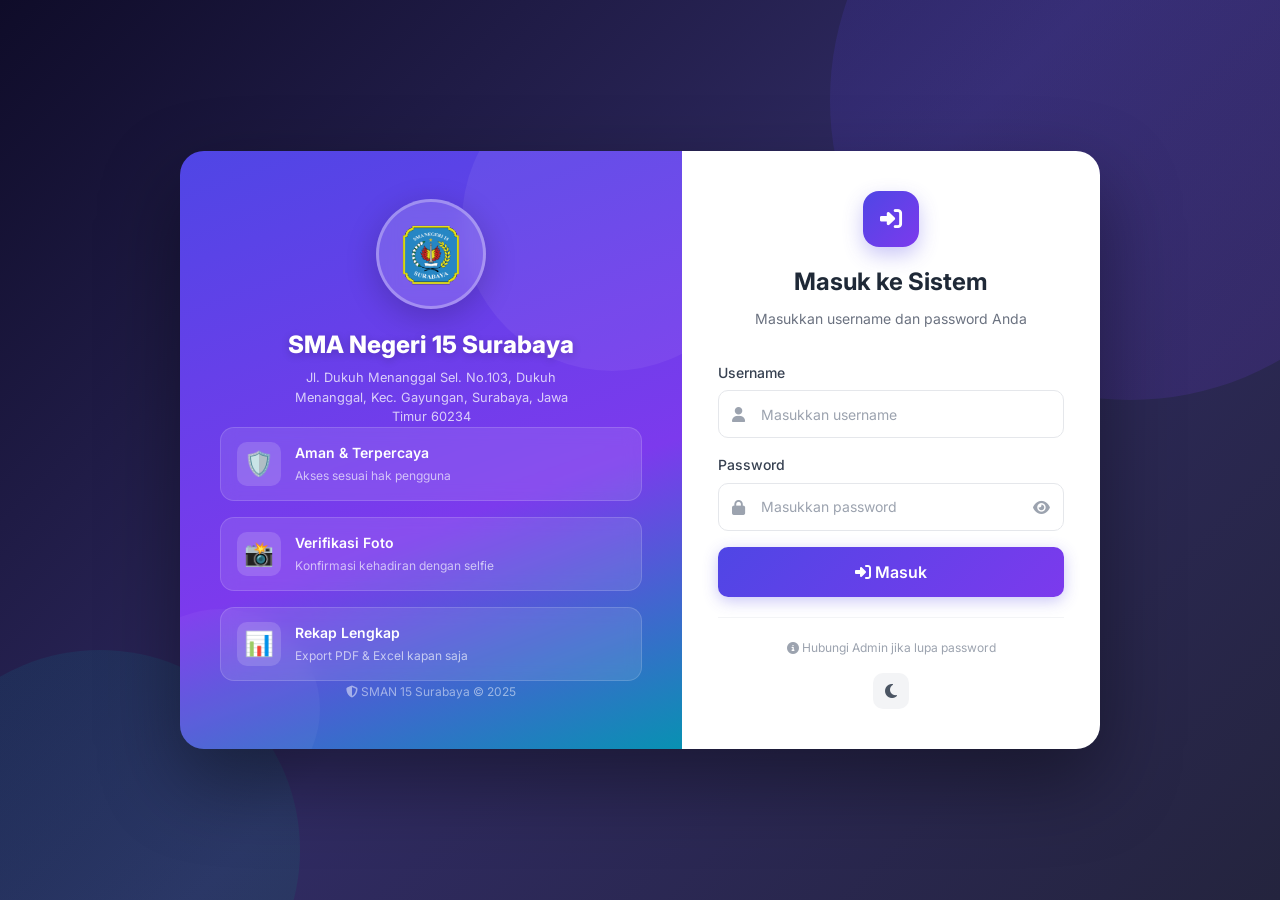
<file: index.html>
<!doctype html>
<html lang="id">
  <head>
    <meta charset="UTF-8" />
    <meta name="viewport" content="width=device-width, initial-scale=1.0" />
    <title>Login — Jurnal Kelas Digital</title>
    <meta name="description" content="Sistem Jurnal Kelas Digital" />
    <meta name="theme-color" content="#4F46E5" />
    <link
      rel="icon"
      href="data:image/svg+xml,<svg xmlns='http://www.w3.org/2000/svg' viewBox='0 0 100 100'><text y='.9em' font-size='90'>📒</text></svg>"
    />
    <link rel="stylesheet" href="css/style.css" />
    <link rel="stylesheet" href="css/login.css" />
    <link
      rel="stylesheet"
      href="https://cdnjs.cloudflare.com/ajax/libs/font-awesome/6.5.0/css/all.min.css"
    />
  </head>
  <body>
    <div class="login-page">
      <!-- Dekorasi background -->
      <div class="login-bg-circle login-bg-circle-1"></div>
      <div class="login-bg-circle login-bg-circle-2"></div>
      <div class="login-bg-circle login-bg-circle-3"></div>

      <div class="login-container">
        <!-- Panel Kiri — Info Sekolah -->
        <div class="login-left">
          <!-- Logo & Nama Sekolah -->
          <div class="login-school-info">
            <!-- Logo -->
            <div class="login-school-logo-wrapper">
              <img
                id="loginLogo"
                src="assets/img/Logo_Sekolah_Final-SMAN 15 Surabaya.png"
                alt="Logo SMAN 15 Surabaya"
                style="
                  display: block;
                  width: 100%;
                  height: 100%;
                  object-fit: contain;
                  border-radius: 50%;
                "
              />
              <div
                id="loginLogoDefault"
                style="font-size: 56px; line-height: 1; display: none;"
              >
                📒
              </div>
            </div>

            <!-- Nama & Alamat -->
            <h1 class="login-school-name" id="loginNamaSekolah">
              SMAN 15 Surabaya
            </h1>
            <p class="login-school-address" id="loginAlamatSekolah">
              Sistem Jurnal Kelas Digital
            </p>
          </div>

          <!-- Fitur -->
          <div class="login-features">
            <div class="login-feature-item">
              <div class="login-feature-icon">🛡️</div>
              <div>
                <div class="login-feature-title">Aman & Terpercaya</div>
                <div class="login-feature-desc">Akses sesuai hak pengguna</div>
              </div>
            </div>
            <div class="login-feature-item">
              <div class="login-feature-icon">📸</div>
              <div>
                <div class="login-feature-title">Verifikasi Foto</div>
                <div class="login-feature-desc">
                  Konfirmasi kehadiran dengan selfie
                </div>
              </div>
            </div>
            <div class="login-feature-item">
              <div class="login-feature-icon">📊</div>
              <div>
                <div class="login-feature-title">Rekap Lengkap</div>
                <div class="login-feature-desc">
                  Export PDF & Excel kapan saja
                </div>
              </div>
            </div>
          </div>

          <!-- Copyright -->
          <div class="login-left-footer">
            <i class="fas fa-shield-halved"></i>
            SMAN 15 Surabaya &copy; 2025
          </div>
        </div>

        <!-- Panel Kanan — Form Login -->
        <div class="login-right">
          <div class="login-card">
            <!-- Header form -->
            <div class="login-form-header">
              <div class="login-form-icon">
                <i class="fas fa-right-to-bracket"></i>
              </div>
              <h2 class="login-form-title">Masuk ke Sistem</h2>
              <p class="login-form-subtitle">
                Masukkan username dan password Anda
              </p>
            </div>

            <!-- Form -->
            <form id="loginForm" onsubmit="handleLogin(event)">
              <!-- Alert error -->
              <div class="alert alert-danger hidden" id="loginAlert">
                <i class="fas fa-circle-exclamation"></i>
                <span id="loginAlertMsg"> Username atau password salah. </span>
              </div>

              <!-- Username -->
              <div class="form-group">
                <label class="form-label" for="username"> Username </label>
                <div class="input-icon-wrapper">
                  <i class="fas fa-user icon"></i>
                  <input
                    type="text"
                    id="username"
                    class="form-control"
                    placeholder="Masukkan username"
                    autocomplete="username"
                    required
                  />
                </div>
              </div>

              <!-- Password -->
              <div class="form-group">
                <label class="form-label" for="password"> Password </label>
                <div class="input-icon-wrapper">
                  <i class="fas fa-lock icon"></i>
                  <input
                    type="password"
                    id="password"
                    class="form-control"
                    placeholder="Masukkan password"
                    autocomplete="current-password"
                    required
                  />
                  <i
                    class="fas fa-eye icon-right"
                    id="togglePassword"
                    onclick="togglePasswordVisibility()"
                  ></i>
                </div>
              </div>

              <!-- Tombol Login -->
              <button type="submit" class="btn-login" id="btnLogin">
                <span class="btn-text">
                  <i class="fas fa-right-to-bracket"></i>
                  Masuk
                </span>
                <span class="btn-spinner"></span>
              </button>
            </form>

            <!-- Footer form -->
            <div class="login-form-footer">
              <i class="fas fa-info-circle"></i>
              Hubungi Admin jika lupa password
            </div>
          </div>

          <!-- Toggle dark mode -->
          <div style="text-align: center; margin-top: 16px">
            <button
              class="dark-mode-toggle"
              onclick="toggleDarkMode()"
              id="darkModeBtn"
              title="Toggle Dark Mode"
              style="margin: 0 auto"
            >
              <i class="fas fa-moon"></i>
            </button>
          </div>
        </div>
      </div>
    </div>

    <!-- MODAL: LOGOUT -->
    <div class="modal-overlay" id="modalLogout">
      <div class="modal" style="max-width: 380px">
        <div class="modal-body" style="padding: 32px 24px; text-align: center">
          <div
            style="
              width: 64px;
              height: 64px;
              border-radius: 50%;
              background: #fee2e2;
              display: flex;
              align-items: center;
              justify-content: center;
              margin: 0 auto 16px;
              font-size: 28px;
            "
          >
            👋
          </div>
          <h3
            style="
              font-size: var(--text-xl);
              font-weight: 700;
              color: var(--gray-800);
              margin-bottom: 8px;
            "
          >
            Yakin ingin keluar?
          </h3>
          <p
            style="
              font-size: var(--text-sm);
              color: var(--gray-500);
              margin-bottom: 24px;
              line-height: 1.6;
            "
          >
            Anda akan keluar dari sistem.<br />
            Pastikan semua data sudah tersimpan.
          </p>
          <div style="display: flex; gap: 10px">
            <button
              class="btn btn-outline w-full"
              onclick="closeModal('modalLogout')"
            >
              <i class="fas fa-arrow-left"></i> Kembali
            </button>
            <button class="btn btn-danger w-full" onclick="konfirmasiLogout()">
              <i class="fas fa-right-from-bracket"></i> Keluar
            </button>
          </div>
        </div>
      </div>
    </div>

    <script src="js/data.js"></script>
    <script src="js/auth.js"></script>
    <script src="js/darkmode.js"></script>
  </body>
</html>
</file>
<file: css/style.css>
/* ============================================
   css/style.css — Global Styles
   Jurnal Kelas Digital
   ============================================ */

/* --- 1. Google Font Import --- */
@import url("https://fonts.googleapis.com/css2?family=Inter:wght@300;400;500;600;700&display=swap");

/* --- 2. CSS Variables (Tema Warna) --- */
:root {
  /* Primary Colors */
  --primary: #4f46e5; /* Indigo utama */
  --primary-dark: #3730a3;
  --primary-light: #818cf8;

  /* Role Colors */
  --color-admin: #7c3aed; /* Ungu untuk admin */
  --color-guru: #0891b2; /* Biru teal untuk guru */
  --color-siswa: #059669; /* Hijau untuk siswa */

  /* Neutral Colors */
  --white: #ffffff;
  --gray-50: #f9fafb;
  --gray-100: #f3f4f6;
  --gray-200: #e5e7eb;
  --gray-300: #d1d5db;
  --gray-400: #9ca3af;
  --gray-500: #6b7280;
  --gray-600: #4b5563;
  --gray-700: #374151;
  --gray-800: #1f2937;
  --gray-900: #111827;

  /* Status Colors */
  --success: #10b981;
  --warning: #f59e0b;
  --danger: #ef4444;
  --info: #3b82f6;

  /* Typography */
  --font-main: "Inter", sans-serif;
  --text-xs: 0.75rem; /* 12px */
  --text-sm: 0.875rem; /* 14px */
  --text-base: 1rem; /* 16px */
  --text-lg: 1.125rem; /* 18px */
  --text-xl: 1.25rem; /* 20px */
  --text-2xl: 1.5rem; /* 24px */
  --text-3xl: 1.875rem; /* 30px */

  /* Spacing */
  --radius-sm: 6px;
  --radius-md: 10px;
  --radius-lg: 16px;
  --radius-xl: 24px;

  /* Shadow */
  --shadow-sm: 0 1px 3px rgba(0, 0, 0, 0.08);
  --shadow-md: 0 4px 12px rgba(0, 0, 0, 0.1);
  --shadow-lg: 0 8px 24px rgba(0, 0, 0, 0.12);
  --shadow-xl: 0 16px 40px rgba(0, 0, 0, 0.15);

  /* Transition */
  --transition: all 0.25s ease;
}

/* --- 3. CSS Reset & Base --- */
*,
*::before,
*::after {
  margin: 0;
  padding: 0;
  box-sizing: border-box;
}

html {
  font-size: 16px;
  scroll-behavior: smooth;
  overflow-x: hidden;
}

body {
  font-family: var(--font-main);
  font-size: var(--text-base);
  color: var(--gray-800);
  background-color: var(--gray-50);
  line-height: 1.6;
  -webkit-font-smoothing: antialiased;
  overflow-x: hidden;
  width: 100%;
}

a {
  text-decoration: none;
  color: inherit;
}

ul,
ol {
  list-style: none;
}

img {
  max-width: 100%;
  display: block;
}

button {
  cursor: pointer;
  font-family: var(--font-main);
  border: none;
  outline: none;
}

input,
select,
textarea {
  font-family: var(--font-main);
  font-size: var(--text-base);
  outline: none;
}

/* --- 4. Typography Utility --- */
.text-xs {
  font-size: var(--text-xs);
}
.text-sm {
  font-size: var(--text-sm);
}
.text-base {
  font-size: var(--text-base);
}
.text-lg {
  font-size: var(--text-lg);
}
.text-xl {
  font-size: var(--text-xl);
}
.text-2xl {
  font-size: var(--text-2xl);
}
.text-3xl {
  font-size: var(--text-3xl);
}

.font-light {
  font-weight: 300;
}
.font-normal {
  font-weight: 400;
}
.font-medium {
  font-weight: 500;
}
.font-semibold {
  font-weight: 600;
}
.font-bold {
  font-weight: 700;
}

.text-center {
  text-align: center;
}
.text-right {
  text-align: right;
}

.text-primary {
  color: var(--primary);
}
.text-muted {
  color: var(--gray-500);
}
.text-danger {
  color: var(--danger);
}
.text-success {
  color: var(--success);
}
.text-white {
  color: var(--white);
}

/* --- 5. Button Components --- */
.btn {
  display: inline-flex;
  align-items: center;
  justify-content: center;
  gap: 8px;
  padding: 10px 20px;
  border-radius: var(--radius-md);
  font-size: var(--text-sm);
  font-weight: 600;
  transition: var(--transition);
  border: 2px solid transparent;
  white-space: nowrap;
}

.btn-sm {
  padding: 6px 14px;
  font-size: var(--text-xs);
  border-radius: var(--radius-sm);
}

.btn-lg {
  padding: 14px 28px;
  font-size: var(--text-base);
}

.btn-block {
  width: 100%;
}

/* Warna tombol berdasarkan peran */
.btn-primary {
  background: var(--primary);
  color: var(--white);
}
.btn-primary:hover {
  background: var(--primary-dark);
  transform: translateY(-1px);
  box-shadow: var(--shadow-md);
}

.btn-admin {
  background: var(--color-admin);
  color: var(--white);
}
.btn-admin:hover {
  background: #6d28d9;
  transform: translateY(-1px);
  box-shadow: var(--shadow-md);
}

.btn-guru {
  background: var(--color-guru);
  color: var(--white);
}
.btn-guru:hover {
  background: #0e7490;
  transform: translateY(-1px);
}

.btn-siswa {
  background: var(--color-siswa);
  color: var(--white);
}
.btn-siswa:hover {
  background: #047857;
  transform: translateY(-1px);
}

.btn-danger {
  background: var(--danger);
  color: var(--white);
}
.btn-danger:hover {
  background: #dc2626;
}

.btn-outline {
  background: transparent;
  border: 2px solid var(--gray-300);
  color: var(--gray-700);
}
.btn-outline:hover {
  border-color: var(--primary);
  color: var(--primary);
}

.btn-ghost {
  background: transparent;
  color: var(--gray-600);
}
.btn-ghost:hover {
  background: var(--gray-100);
  color: var(--gray-800);
}

/* Icon Buttons */
.btn-icon {
  display: inline-flex;
  align-items: center;
  justify-content: center;
  width: 32px;
  height: 32px;
  padding: 0;
  border: none;
  border-radius: var(--radius-sm);
  cursor: pointer;
  font-size: var(--text-sm);
  transition: all 0.2s;
}
.btn-icon:hover {
  transform: scale(1.1);
}
.btn-icon.btn-warning {
  background: var(--warning);
  color: var(--white);
}
.btn-icon.btn-danger {
  background: var(--danger);
  color: var(--white);
}
.btn-icon.btn-info {
  background: var(--info);
  color: var(--white);
}
.btn-icon.btn-success {
  background: var(--success);
  color: var(--white);
}

/* --- 6. Form Components --- */
.form-group {
  display: flex;
  flex-direction: column;
  gap: 6px;
  margin-bottom: 16px;
}

.form-label {
  font-size: var(--text-sm);
  font-weight: 500;
  color: var(--gray-700);
}

.form-control {
  width: 100%;
  padding: 10px 14px;
  border: 1.5px solid var(--gray-200);
  border-radius: var(--radius-md);
  font-size: var(--text-sm);
  color: var(--gray-800);
  background: var(--white);
  transition: var(--transition);
}

.form-control:focus {
  border-color: var(--primary);
  box-shadow: 0 0 0 3px rgba(79, 70, 229, 0.12);
}

.form-control::placeholder {
  color: var(--gray-400);
}

select.form-control {
  cursor: pointer;
  appearance: none;
  background-image: url("data:image/svg+xml,%3Csvg xmlns='http://www.w3.org/2000/svg' width='12' height='12' viewBox='0 0 12 12'%3E%3Cpath fill='%236B7280' d='M6 8L1 3h10z'/%3E%3C/svg%3E");
  background-repeat: no-repeat;
  background-position: right 14px center;
  padding-right: 36px;
}

textarea.form-control {
  resize: vertical;
  min-height: 80px;
}

.form-hint {
  font-size: var(--text-xs);
  color: var(--gray-400);
  margin-top: 2px;
}

.form-error {
  font-size: var(--text-xs);
  color: var(--danger);
  margin-top: 2px;
}

/* --- 7. Card Component --- */
.card {
  background: var(--white);
  border-radius: var(--radius-lg);
  box-shadow: var(--shadow-sm);
  border: 1px solid var(--gray-100);
  overflow: hidden;
}

.card-header {
  padding: 18px 24px;
  border-bottom: 1px solid var(--gray-100);
  display: flex;
  align-items: center;
  justify-content: space-between;
}

.card-title {
  font-size: var(--text-lg);
  font-weight: 600;
  color: var(--gray-800);
}

.card-body {
  padding: 24px;
}

.card-footer {
  padding: 16px 24px;
  border-top: 1px solid var(--gray-100);
  background: var(--gray-50);
}

/* --- 8. Badge Component --- */
.badge {
  display: inline-flex;
  align-items: center;
  padding: 3px 10px;
  border-radius: 999px;
  font-size: var(--text-xs);
  font-weight: 600;
}

.badge-primary {
  background: #eef2ff;
  color: var(--primary);
}
.badge-admin {
  background: #f5f3ff;
  color: var(--color-admin);
}
.badge-guru {
  background: #ecfeff;
  color: var(--color-guru);
}
.badge-siswa {
  background: #ecfdf5;
  color: var(--color-siswa);
}
.badge-tu {
  background: #e0f2fe;
  color: #0369a1;
}
.badge-kepsek {
  background: #ede9fe;
  color: #7c3aed;
}
.badge-success {
  background: #d1fae5;
  color: #065f46;
}
.badge-warning {
  background: #fef3c7;
  color: #92400e;
}
.badge-danger {
  background: #fee2e2;
  color: #991b1b;
}
.badge-gray {
  background: var(--gray-100);
  color: var(--gray-600);
}

/* --- 9. Alert Component --- */
.alert {
  padding: 12px 16px;
  border-radius: var(--radius-md);
  font-size: var(--text-sm);
  display: flex;
  align-items: flex-start;
  gap: 10px;
  margin-bottom: 16px;
}

.alert-success {
  background: #d1fae5;
  color: #065f46;
  border-left: 4px solid var(--success);
}
.alert-danger {
  background: #fee2e2;
  color: #991b1b;
  border-left: 4px solid var(--danger);
}
.alert-warning {
  background: #fef3c7;
  color: #92400e;
  border-left: 4px solid var(--warning);
}
.alert-info {
  background: #dbeafe;
  color: #1e40af;
  border-left: 4px solid var(--info);
}

/* --- 10. Table Component --- */
.table-wrapper {
  overflow-x: auto;
  border-radius: var(--radius-md);
  border: 1px solid var(--gray-200);
}

table {
  width: 100%;
  border-collapse: collapse;
  font-size: var(--text-sm);
}

thead {
  background: var(--gray-50);
}

th {
  padding: 12px 16px;
  text-align: left;
  font-weight: 600;
  color: var(--gray-600);
  font-size: var(--text-xs);
  text-transform: uppercase;
  letter-spacing: 0.05em;
  border-bottom: 1px solid var(--gray-200);
  white-space: nowrap;
}

td {
  padding: 13px 16px;
  border-bottom: 1px solid var(--gray-100);
  color: var(--gray-700);
  vertical-align: middle;
}

tbody tr:last-child td {
  border-bottom: none;
}

tbody tr:hover {
  background: var(--gray-50);
}

/* --- 11. Modal Component --- */
.modal-overlay {
  position: fixed;
  inset: 0;
  background: rgba(0, 0, 0, 0.45);
  display: flex;
  align-items: center;
  justify-content: center;
  z-index: 1000;
  padding: 20px;
  opacity: 0;
  visibility: hidden;
  transition: var(--transition);
  pointer-events: none;
}

.modal-overlay.active {
  opacity: 1;
  visibility: visible;
  pointer-events: auto;
}

.modal {
  background: var(--white);
  border-radius: var(--radius-xl);
  box-shadow: var(--shadow-xl);
  width: 100%;
  max-width: 520px;
  max-height: 90vh;
  overflow-y: auto;
  transform: scale(0.95) translateY(10px);
  transition: var(--transition);
}

.modal-overlay.active .modal {
  transform: scale(1) translateY(0);
}

.modal-header {
  padding: 20px 24px 16px;
  border-bottom: 1px solid var(--gray-100);
  display: flex;
  align-items: center;
  justify-content: space-between;
}

.modal-title {
  font-size: var(--text-xl);
  font-weight: 600;
}

.modal-close {
  width: 32px;
  height: 32px;
  border-radius: var(--radius-sm);
  background: var(--gray-100);
  color: var(--gray-500);
  display: flex;
  align-items: center;
  justify-content: center;
  font-size: var(--text-lg);
  transition: var(--transition);
  cursor: pointer;
  border: none;
}

.modal-close:hover {
  background: var(--gray-200);
  color: var(--gray-800);
}

.modal-body {
  padding: 24px;
}

.modal-footer {
  padding: 16px 24px;
  border-top: 1px solid var(--gray-100);
  display: flex;
  gap: 10px;
  justify-content: flex-end;
}

/* --- 12. Utility Classes --- */
.d-flex {
  display: flex;
}
.align-center {
  align-items: center;
}
.justify-between {
  justify-content: space-between;
}
.gap-1 {
  gap: 4px;
}
.gap-2 {
  gap: 8px;
}
.gap-3 {
  gap: 12px;
}
.gap-4 {
  gap: 16px;
}

.mt-1 {
  margin-top: 4px;
}
.mt-2 {
  margin-top: 8px;
}
.mt-3 {
  margin-top: 12px;
}
.mt-4 {
  margin-top: 16px;
}
.mb-1 {
  margin-bottom: 4px;
}
.mb-2 {
  margin-bottom: 8px;
}
.mb-3 {
  margin-bottom: 12px;
}
.mb-4 {
  margin-bottom: 16px;
}

.p-2 {
  padding: 8px;
}
.p-3 {
  padding: 12px;
}
.p-4 {
  padding: 16px;
}

.w-full {
  width: 100%;
}
.hidden {
  display: none !important;
}

/* --- 13. Scrollbar Custom --- */
::-webkit-scrollbar {
  width: 6px;
  height: 6px;
}
::-webkit-scrollbar-track {
  background: var(--gray-100);
}
::-webkit-scrollbar-thumb {
  background: var(--gray-300);
  border-radius: 99px;
}
::-webkit-scrollbar-thumb:hover {
  background: var(--gray-400);
}

/* ============================================
   POLISH & FINISHING — Tambahan Animasi & UI
   ============================================ */

/* Animasi masuk halaman */
@keyframes fadeInUp {
  from {
    opacity: 0;
    transform: translateY(16px);
  }
  to {
    opacity: 1;
    transform: translateY(0);
  }
}

@keyframes fadeIn {
  from {
    opacity: 0;
  }
  to {
    opacity: 1;
  }
}

@keyframes slideInLeft {
  from {
    opacity: 0;
    transform: translateX(-20px);
  }
  to {
    opacity: 1;
    transform: translateX(0);
  }
}

/* Terapkan animasi ke elemen utama */
.page-content {
  animation: fadeInUp 0.35s ease both;
}

.stat-card {
  animation: fadeInUp 0.35s ease both;
}

.stat-card:nth-child(1) {
  animation-delay: 0.05s;
}
.stat-card:nth-child(2) {
  animation-delay: 0.1s;
}
.stat-card:nth-child(3) {
  animation-delay: 0.15s;
}
.stat-card:nth-child(4) {
  animation-delay: 0.2s;
}
.stat-card:nth-child(5) {
  animation-delay: 0.25s;
}

.card {
  animation: fadeInUp 0.4s ease both;
}

/* Animasi baris tabel */
tbody tr {
  animation: fadeIn 0.2s ease both;
}

/* Toast notification */
.toast-container {
  position: fixed;
  bottom: 24px;
  right: 24px;
  z-index: 9999;
  display: flex;
  flex-direction: column;
  gap: 10px;
}

.toast {
  display: flex;
  align-items: center;
  gap: 12px;
  padding: 14px 18px;
  border-radius: var(--radius-md);
  background: var(--gray-900);
  color: var(--white);
  font-size: var(--text-sm);
  font-weight: 500;
  box-shadow: var(--shadow-xl);
  min-width: 280px;
  max-width: 380px;
  animation: slideInLeft 0.3s ease;
  cursor: pointer;
}

.toast.success {
  border-left: 4px solid var(--success);
}
.toast.error {
  border-left: 4px solid var(--danger);
}
.toast.info {
  border-left: 4px solid var(--info);
}
.toast.warning {
  border-left: 4px solid var(--warning);
}

.toast-icon {
  font-size: 18px;
  flex-shrink: 0;
}

.toast-hide {
  animation: slideOutRight 0.3s ease forwards;
}

@keyframes slideOutRight {
  to {
    opacity: 0;
    transform: translateX(40px);
  }
}

/* Empty state */
.empty-state {
  display: flex;
  flex-direction: column;
  align-items: center;
  justify-content: center;
  padding: 48px 24px;
  color: var(--gray-400);
  text-align: center;
  gap: 12px;
}

.empty-state i {
  font-size: 48px;
  opacity: 0.5;
}

.empty-state p {
  font-size: var(--text-sm);
  max-width: 260px;
  line-height: 1.6;
}

/* Loading skeleton */
.skeleton {
  background: linear-gradient(
    90deg,
    var(--gray-100) 25%,
    var(--gray-200) 50%,
    var(--gray-100) 75%
  );
  background-size: 200% 100%;
  animation: shimmer 1.4s infinite;
  border-radius: var(--radius-sm);
}

@keyframes shimmer {
  0% {
    background-position: 200% 0;
  }
  100% {
    background-position: -200% 0;
  }
}

/* Tombol aktif feedback */
.btn:active {
  transform: scale(0.97);
}

/* Input focus lebih smooth */
.form-control:focus {
  transform: none;
}

/* Highlight row tabel saat hover */
tbody tr {
  transition: background 0.15s ease;
}

/* Tooltip sederhana */
[data-tooltip] {
  position: relative;
}

[data-tooltip]::after {
  content: attr(data-tooltip);
  position: absolute;
  bottom: calc(100% + 6px);
  left: 50%;
  transform: translateX(-50%);
  background: var(--gray-900);
  color: white;
  font-size: var(--text-xs);
  padding: 4px 10px;
  border-radius: var(--radius-sm);
  white-space: nowrap;
  opacity: 0;
  pointer-events: none;
  transition: opacity 0.2s ease;
  z-index: 10;
}

[data-tooltip]:hover::after {
  opacity: 1;
}

/* Scrollbar lebih halus */
* {
  scrollbar-width: thin;
  scrollbar-color: var(--gray-300) transparent;
}

/* Print style — sembunyikan sidebar saat print */
@media print {
  .sidebar,
  .topbar,
  .sidebar-overlay,
  .btn,
  .modal-overlay {
    display: none !important;
  }
  .main-content {
    margin-left: 0 !important;
  }
  .page-content {
    padding: 0 !important;
  }
}

/* ============================================
   Import Excel — Drop Zone
   ============================================ */

.drop-zone {
  border: 2px dashed var(--gray-300);
  border-radius: var(--radius-lg);
  padding: 36px 24px;
  text-align: center;
  cursor: pointer;
  transition: var(--transition);
  background: var(--gray-50);
}

.drop-zone:hover,
.drop-zone.drag-over {
  border-color: var(--primary);
  background: #eef2ff;
}

.drop-zone-icon {
  font-size: 40px;
  color: var(--gray-300);
  margin-bottom: 12px;
  display: block;
  transition: var(--transition);
}

.drop-zone:hover .drop-zone-icon,
.drop-zone.drag-over .drop-zone-icon {
  color: var(--primary);
}

.drop-zone-text {
  font-size: var(--text-sm);
  font-weight: 500;
  color: var(--gray-500);
  margin-bottom: 4px;
}

.active-tab {
  background: var(--color-admin) !important;
  color: white !important;
  border-color: var(--color-admin) !important;
}

/* Notifikasi badge sidebar */
@keyframes pulse-badge {
  0%,
  100% {
    transform: scale(1);
  }
  50% {
    transform: scale(1.15);
  }
}

.notif-badge {
  animation: pulse-badge 1.5s infinite;
}

/* ============================================
   DARK MODE
   ============================================ */

[data-theme="dark"] {
  --white: #1e1e2e;
  --gray-50: #181825;
  --gray-100: #1e1e2e;
  --gray-200: #313244;
  --gray-300: #45475a;
  --gray-400: #585b70;
  --gray-500: #6c7086;
  --gray-600: #a6adc8;
  --gray-700: #bac2de;
  --gray-800: #cdd6f4;
  --gray-900: #11111b;

  --primary: #89b4fa;
  --primary-dark: #74c7ec;
  --primary-light: #89dceb;

  --color-admin: #cba6f7;
  --color-guru: #89dceb;
  --color-siswa: #a6e3a1;

  --success: #a6e3a1;
  --warning: #f9e2af;
  --danger: #f38ba8;
  --info: #89b4fa;
}

/* Background & teks utama */
[data-theme="dark"] body {
  background: var(--gray-50);
  color: var(--gray-800);
}

/* Card */
[data-theme="dark"] .card {
  background: var(--gray-100);
  border-color: var(--gray-200);
}

[data-theme="dark"] .card-header {
  border-color: var(--gray-200);
}

[data-theme="dark"] .card-footer {
  background: var(--gray-50);
  border-color: var(--gray-200);
}

/* Topbar */
[data-theme="dark"] .topbar {
  background: rgba(30, 30, 46, 0.95);
  border-color: var(--gray-200);
}

[data-theme="dark"] .topbar-title {
  color: var(--gray-800);
}

[data-theme="dark"] .topbar-date {
  background: var(--gray-200);
  color: var(--gray-600);
}

/* Form */
[data-theme="dark"] .form-control {
  background: var(--gray-200);
  border-color: var(--gray-300);
  color: var(--gray-800);
}

[data-theme="dark"] .form-control:focus {
  border-color: var(--primary);
  box-shadow: 0 0 0 3px rgba(137, 180, 250, 0.15);
}

[data-theme="dark"] .form-control::placeholder {
  color: var(--gray-500);
}

[data-theme="dark"] select.form-control {
  background-image: url("data:image/svg+xml,%3Csvg xmlns='http://www.w3.org/2000/svg' width='12' height='12' viewBox='0 0 12 12'%3E%3Cpath fill='%23A6ADC8' d='M6 8L1 3h10z'/%3E%3C/svg%3E");
}

/* Tabel */
[data-theme="dark"] thead {
  background: var(--gray-200);
}

[data-theme="dark"] th {
  color: var(--gray-600);
  border-color: var(--gray-300);
}

[data-theme="dark"] td {
  border-color: var(--gray-200);
  color: var(--gray-700);
}

[data-theme="dark"] tbody tr:hover {
  background: var(--gray-200);
}

[data-theme="dark"] tbody tr:nth-child(even) {
  background: rgba(49, 50, 68, 0.5);
}

[data-theme="dark"] .table-wrapper {
  border-color: var(--gray-200);
}

/* Modal */
[data-theme="dark"] .modal {
  background: var(--gray-100);
}

[data-theme="dark"] .modal-header {
  border-color: var(--gray-200);
}

[data-theme="dark"] .modal-footer {
  border-color: var(--gray-200);
}

[data-theme="dark"] .modal-close {
  background: var(--gray-200);
  color: var(--gray-600);
}

[data-theme="dark"] .modal-close:hover {
  background: var(--gray-300);
}

[data-theme="dark"] .modal-overlay {
  background: rgba(0, 0, 0, 0.6);
}

/* Alert */
[data-theme="dark"] .alert-success {
  background: rgba(166, 227, 161, 0.15);
  color: #a6e3a1;
}

[data-theme="dark"] .alert-danger {
  background: rgba(243, 139, 168, 0.15);
  color: #f38ba8;
}

[data-theme="dark"] .alert-warning {
  background: rgba(249, 226, 175, 0.15);
  color: #f9e2af;
}

[data-theme="dark"] .alert-info {
  background: rgba(137, 180, 250, 0.15);
  color: #89b4fa;
}

/* Badge */
[data-theme="dark"] .badge-gray {
  background: var(--gray-200);
  color: var(--gray-600);
}

[data-theme="dark"] .badge-primary {
  background: rgba(137, 180, 250, 0.2);
  color: var(--primary);
}

[data-theme="dark"] .badge-admin {
  background: rgba(203, 166, 247, 0.2);
  color: var(--color-admin);
}

[data-theme="dark"] .badge-guru {
  background: rgba(137, 220, 235, 0.2);
  color: var(--color-guru);
}

[data-theme="dark"] .badge-siswa {
  background: rgba(166, 227, 161, 0.2);
  color: var(--color-siswa);
}

[data-theme="dark"] .badge-success {
  background: rgba(166, 227, 161, 0.2);
  color: #a6e3a1;
}

[data-theme="dark"] .badge-warning {
  background: rgba(249, 226, 175, 0.2);
  color: #f9e2af;
}

[data-theme="dark"] .badge-danger {
  background: rgba(243, 139, 168, 0.2);
  color: #f38ba8;
}

[data-theme="dark"] .badge-info {
  background: rgba(137, 180, 250, 0.2);
  color: #89b4fa;
}

/* Stat card */
[data-theme="dark"] .stat-card {
  background: var(--gray-100);
  border-color: var(--gray-200);
}

[data-theme="dark"] .stat-number {
  color: var(--gray-800);
}

[data-theme="dark"] .stat-icon.admin {
  background: rgba(203, 166, 247, 0.15);
}

[data-theme="dark"] .stat-icon.guru {
  background: rgba(137, 220, 235, 0.15);
}

[data-theme="dark"] .stat-icon.siswa {
  background: rgba(166, 227, 161, 0.15);
}

[data-theme="dark"] .stat-icon.info {
  background: rgba(137, 180, 250, 0.15);
}

[data-theme="dark"] .stat-icon.warning {
  background: rgba(249, 226, 175, 0.15);
}

/* Tombol */
[data-theme="dark"] .btn-outline {
  border-color: var(--gray-300);
  color: var(--gray-700);
}

[data-theme="dark"] .btn-outline:hover {
  border-color: var(--primary);
  color: var(--primary);
}

[data-theme="dark"] .btn-ghost {
  color: var(--gray-600);
}

[data-theme="dark"] .btn-ghost:hover {
  background: var(--gray-200);
}

/* Drop zone import */
[data-theme="dark"] .drop-zone {
  background: var(--gray-200);
  border-color: var(--gray-300);
}

[data-theme="dark"] .drop-zone:hover {
  background: var(--gray-300);
  border-color: var(--primary);
}

/* Info box */
[data-theme="dark"] .info-box {
  background: rgba(137, 180, 250, 0.1);
  border-color: rgba(137, 180, 250, 0.3);
  color: #89b4fa;
}

/* Code */
[data-theme="dark"] code {
  background: var(--gray-200) !important;
  color: var(--color-admin) !important;
}

/* Login page dark */
[data-theme="dark"] .login-card {
  background: var(--gray-100);
}

[data-theme="dark"] .login-title {
  color: var(--gray-800);
}

[data-theme="dark"] .login-subtitle {
  color: var(--gray-600);
}

[data-theme="dark"] .login-footer {
  background: var(--gray-200);
  border-color: var(--gray-300);
  color: var(--gray-500);
}

/* Toggle dark mode button */
.dark-mode-toggle {
  width: 36px;
  height: 36px;
  border-radius: var(--radius-md);
  border: none;
  background: var(--gray-100);
  color: var(--gray-600);
  cursor: pointer;
  display: flex;
  align-items: center;
  justify-content: center;
  font-size: 16px;
  transition: var(--transition);
  flex-shrink: 0;
}

.dark-mode-toggle:hover {
  background: var(--gray-200);
  color: var(--gray-800);
}

[data-theme="dark"] .dark-mode-toggle {
  background: var(--gray-200);
  color: var(--warning);
}

[data-theme="dark"] .dark-mode-toggle:hover {
  background: var(--gray-300);
}

/* ── Fix Sidebar Dark Mode ── */

[data-theme="dark"] .sidebar {
  background: #11111b;
}

[data-theme="dark"] .sidebar-app-name {
  color: #cdd6f4;
}

[data-theme="dark"] .sidebar-app-sub {
  color: #6c7086;
}

[data-theme="dark"] .user-name {
  color: #cdd6f4;
}

[data-theme="dark"] .user-role .badge {
  opacity: 0.9;
}

[data-theme="dark"] .nav-section-title {
  color: #585b70;
}

[data-theme="dark"] .nav-item {
  color: #a6adc8;
}

[data-theme="dark"] .nav-item:hover {
  background: rgba(255, 255, 255, 0.06);
  color: #cdd6f4;
}

[data-theme="dark"] .nav-item.active.admin {
  background: rgba(203, 166, 247, 0.2);
  color: #cba6f7;
}

[data-theme="dark"] .nav-item.active.guru {
  background: rgba(137, 220, 235, 0.2);
  color: #89dceb;
}

[data-theme="dark"] .nav-item.active.siswa {
  background: rgba(166, 227, 161, 0.2);
  color: #a6e3a1;
}

[data-theme="dark"] .btn-logout {
  color: #6c7086;
}

[data-theme="dark"] .btn-logout:hover {
  background: rgba(243, 139, 168, 0.15);
  color: #f38ba8;
}

[data-theme="dark"] .sidebar-header {
  border-color: rgba(255, 255, 255, 0.06);
}

[data-theme="dark"] .sidebar-user {
  border-color: rgba(255, 255, 255, 0.06);
}

[data-theme="dark"] .sidebar-footer {
  border-color: rgba(255, 255, 255, 0.06);
  background: #11111b;
}

/* Modal logout shake saat batal */
@keyframes modalShake {
  0%,
  100% {
    transform: scale(1);
  }
  25% {
    transform: scale(0.98);
  }
  75% {
    transform: scale(1.01);
  }
}

#modalLogout .modal {
  animation: fadeInUp 0.3s ease;
}

#modalLogout .btn-danger {
  transition: var(--transition);
}

#modalLogout .btn-danger:disabled {
  opacity: 0.7;
  cursor: not-allowed;
  transform: none;
}
</file>
<file: css/login.css>
/* ============================================
   css/login.css — Halaman Login v2.0
   ============================================ */

/* ── Layout Utama ── */
.login-page {
  min-height: 100vh;
  display: flex;
  align-items: center;
  justify-content: center;
  background: linear-gradient(135deg, #0f0c29, #302b63, #24243e);
  padding: 20px;
  position: relative;
  overflow: hidden;
}

/* Dekorasi lingkaran */
.login-bg-circle {
  position: absolute;
  border-radius: 50%;
  opacity: 0.08;
  background: white;
  pointer-events: none;
}

.login-bg-circle-1 {
  width: 600px;
  height: 600px;
  top: -200px;
  right: -150px;
  background: linear-gradient(135deg, #4f46e5, #7c3aed);
  opacity: 0.15;
}

.login-bg-circle-2 {
  width: 400px;
  height: 400px;
  bottom: -150px;
  left: -100px;
  background: linear-gradient(135deg, #0891b2, #059669);
  opacity: 0.12;
}

.login-bg-circle-3 {
  width: 200px;
  height: 200px;
  top: 50%;
  left: 50%;
  transform: translate(-50%, -50%);
  background: white;
  opacity: 0.03;
}

/* Container 2 panel */
.login-container {
  display: flex;
  width: 100%;
  max-width: 920px;
  min-height: 560px;
  border-radius: 24px;
  overflow: hidden;
  box-shadow: 0 32px 80px rgba(0, 0, 0, 0.4);
  position: relative;
  z-index: 1;
  animation: fadeInUp 0.5s ease;
}

/* ── Panel Kiri ── */
.login-left {
  flex: 1.1;
  background: linear-gradient(160deg, #4f46e5 0%, #7c3aed 60%, #0891b2 100%);
  padding: 48px 40px;
  display: flex;
  flex-direction: column;
  justify-content: space-between;
  position: relative;
  overflow: hidden;
}

.login-left::before {
  content: "";
  position: absolute;
  width: 300px;
  height: 300px;
  border-radius: 50%;
  background: rgba(255, 255, 255, 0.06);
  top: -80px;
  right: -80px;
}

.login-left::after {
  content: "";
  position: absolute;
  width: 200px;
  height: 200px;
  border-radius: 50%;
  background: rgba(255, 255, 255, 0.04);
  bottom: -60px;
  left: -60px;
}

/* Info sekolah */
.login-school-info {
  position: relative;
  z-index: 1;
  text-align: center;
}

.login-school-logo-wrapper {
  width: 110px;
  height: 110px;
  border-radius: 50%;
  background: rgba(255, 255, 255, 0.15);
  backdrop-filter: blur(10px);
  border: 3px solid rgba(255, 255, 255, 0.3);
  display: flex;
  align-items: center;
  justify-content: center;
  margin: 0 auto 20px;
  overflow: hidden;
  box-shadow: 0 8px 32px rgba(0, 0, 0, 0.2);
}

.login-school-name {
  font-size: 1.5rem;
  font-weight: 800;
  color: white;
  margin-bottom: 8px;
  line-height: 1.3;
  text-shadow: 0 2px 8px rgba(0, 0, 0, 0.2);
}

.login-school-address {
  font-size: 0.8rem;
  color: rgba(255, 255, 255, 0.75);
  line-height: 1.5;
  max-width: 280px;
  margin: 0 auto;
}

/* Fitur */
.login-features {
  display: flex;
  flex-direction: column;
  gap: 16px;
  position: relative;
  z-index: 1;
}

.login-feature-item {
  display: flex;
  align-items: center;
  gap: 14px;
  background: rgba(255, 255, 255, 0.1);
  backdrop-filter: blur(8px);
  border: 1px solid rgba(255, 255, 255, 0.15);
  border-radius: 14px;
  padding: 14px 16px;
  transition: all 0.25s ease;
}

.login-feature-item:hover {
  background: rgba(255, 255, 255, 0.15);
  transform: translateX(4px);
}

.login-feature-icon {
  font-size: 24px;
  flex-shrink: 0;
  width: 44px;
  height: 44px;
  background: rgba(255, 255, 255, 0.15);
  border-radius: 10px;
  display: flex;
  align-items: center;
  justify-content: center;
}

.login-feature-title {
  font-size: 0.875rem;
  font-weight: 600;
  color: white;
  margin-bottom: 2px;
}

.login-feature-desc {
  font-size: 0.75rem;
  color: rgba(255, 255, 255, 0.65);
}

.login-left-footer {
  font-size: 0.75rem;
  color: rgba(255, 255, 255, 0.5);
  text-align: center;
  position: relative;
  z-index: 1;
}

/* ── Panel Kanan ── */
.login-right {
  flex: 0.9;
  background: var(--white);
  padding: 40px 36px;
  display: flex;
  flex-direction: column;
  justify-content: center;
}

.login-card {
  width: 100%;
}

/* Header form */
.login-form-header {
  text-align: center;
  margin-bottom: 32px;
}

.login-form-icon {
  width: 56px;
  height: 56px;
  border-radius: 16px;
  background: linear-gradient(135deg, var(--primary), var(--color-admin));
  display: flex;
  align-items: center;
  justify-content: center;
  margin: 0 auto 16px;
  font-size: 22px;
  color: white;
  box-shadow: 0 8px 20px rgba(79, 70, 229, 0.3);
}

.login-form-title {
  font-size: 1.5rem;
  font-weight: 700;
  color: var(--gray-800);
  margin-bottom: 6px;
}

.login-form-subtitle {
  font-size: 0.875rem;
  color: var(--gray-500);
}

/* Input */
.input-icon-wrapper {
  position: relative;
}

.input-icon-wrapper .form-control {
  padding-left: 42px;
  height: 48px;
}

.input-icon-wrapper .icon {
  position: absolute;
  left: 14px;
  top: 50%;
  transform: translateY(-50%);
  color: var(--gray-400);
  font-size: 15px;
  pointer-events: none;
}

.input-icon-wrapper .icon-right {
  position: absolute;
  right: 14px;
  top: 50%;
  transform: translateY(-50%);
  color: var(--gray-400);
  font-size: 15px;
  cursor: pointer;
}

.input-icon-wrapper .icon-right:hover {
  color: var(--gray-600);
}

/* Tombol login */
.btn-login {
  width: 100%;
  height: 50px;
  border-radius: var(--radius-md);
  font-size: var(--text-base);
  font-weight: 600;
  color: white;
  background: linear-gradient(135deg, var(--primary), var(--color-admin));
  border: none;
  cursor: pointer;
  display: flex;
  align-items: center;
  justify-content: center;
  gap: 8px;
  margin-top: 8px;
  transition: all 0.25s ease;
  box-shadow: 0 4px 15px rgba(79, 70, 229, 0.3);
}

.btn-login:hover {
  transform: translateY(-2px);
  box-shadow: 0 8px 25px rgba(79, 70, 229, 0.4);
}

.btn-login:active {
  transform: translateY(0);
}

/* Footer form */
.login-form-footer {
  text-align: center;
  font-size: 0.75rem;
  color: var(--gray-400);
  margin-top: 20px;
  padding-top: 20px;
  border-top: 1px solid var(--gray-100);
}

/* Loading spinner */
.btn-spinner {
  display: none;
  width: 20px;
  height: 20px;
  border: 2px solid rgba(255, 255, 255, 0.4);
  border-top-color: white;
  border-radius: 50%;
  animation: spin 0.7s linear infinite;
}

.btn-login.loading .btn-text {
  display: none;
}
.btn-login.loading .btn-spinner {
  display: block;
}

/* Shake animation */
@keyframes shake {
  0%,
  100% {
    transform: translateX(0);
  }
  20%,
  60% {
    transform: translateX(-8px);
  }
  40%,
  80% {
    transform: translateX(8px);
  }
}

.shake {
  animation: shake 0.4s ease;
}

/* ── Dark Mode ── */
[data-theme="dark"] .login-page {
  background: linear-gradient(135deg, #0f0c29, #1e1b4b, #0c1445);
}

[data-theme="dark"] .login-right {
  background: var(--gray-100);
}

[data-theme="dark"] .login-form-title {
  color: var(--gray-800);
}

[data-theme="dark"] .login-form-subtitle {
  color: var(--gray-500);
}

[data-theme="dark"] .login-form-footer {
  color: var(--gray-500);
  border-color: var(--gray-200);
}

/* ── Responsif ── */
@media (max-width: 768px) {
  .login-container {
    flex-direction: column;
    max-width: 440px;
    min-height: auto;
  }

  .login-left {
    padding: 32px 24px;
    min-height: auto;
  }

  .login-features {
    display: none;
  }

  .login-school-info {
    margin-bottom: 0;
  }

  .login-left-footer {
    margin-top: 16px;
  }

  .login-right {
    padding: 32px 24px;
  }
}

@media (max-width: 480px) {
  .login-page {
    padding: 12px;
  }
  .login-container {
    border-radius: 16px;
  }
}
</file>
